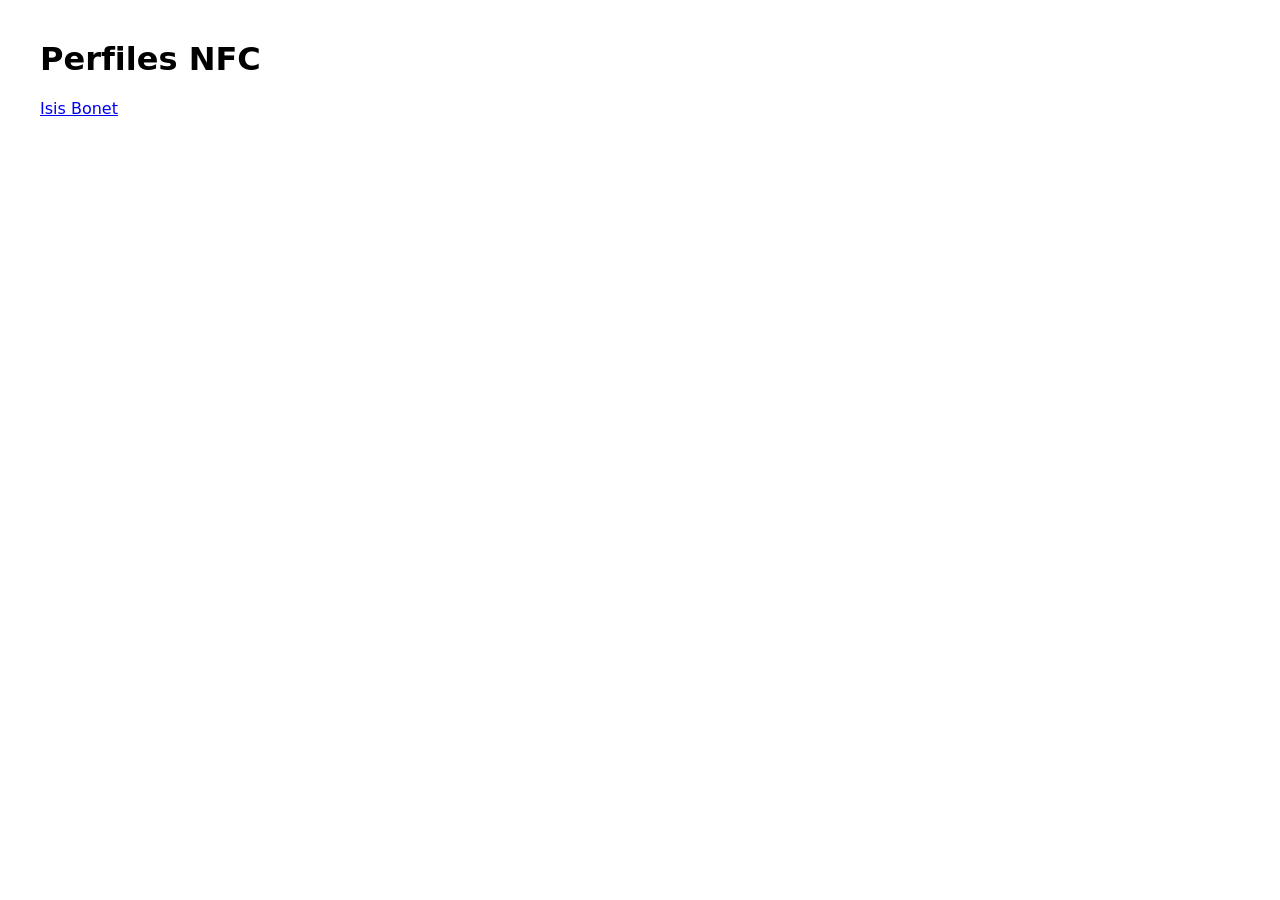
<file: index.html>
<!doctype html><html lang="es"><head><meta charset="utf-8"><meta name="viewport" content="width=device-width,initial-scale=1"><title>Perfiles NFC</title></head><body style="font-family:system-ui;margin:40px"><h1>Perfiles NFC</h1><p><a href="isis/">Isis Bonet</a></p></body></html>
</file>
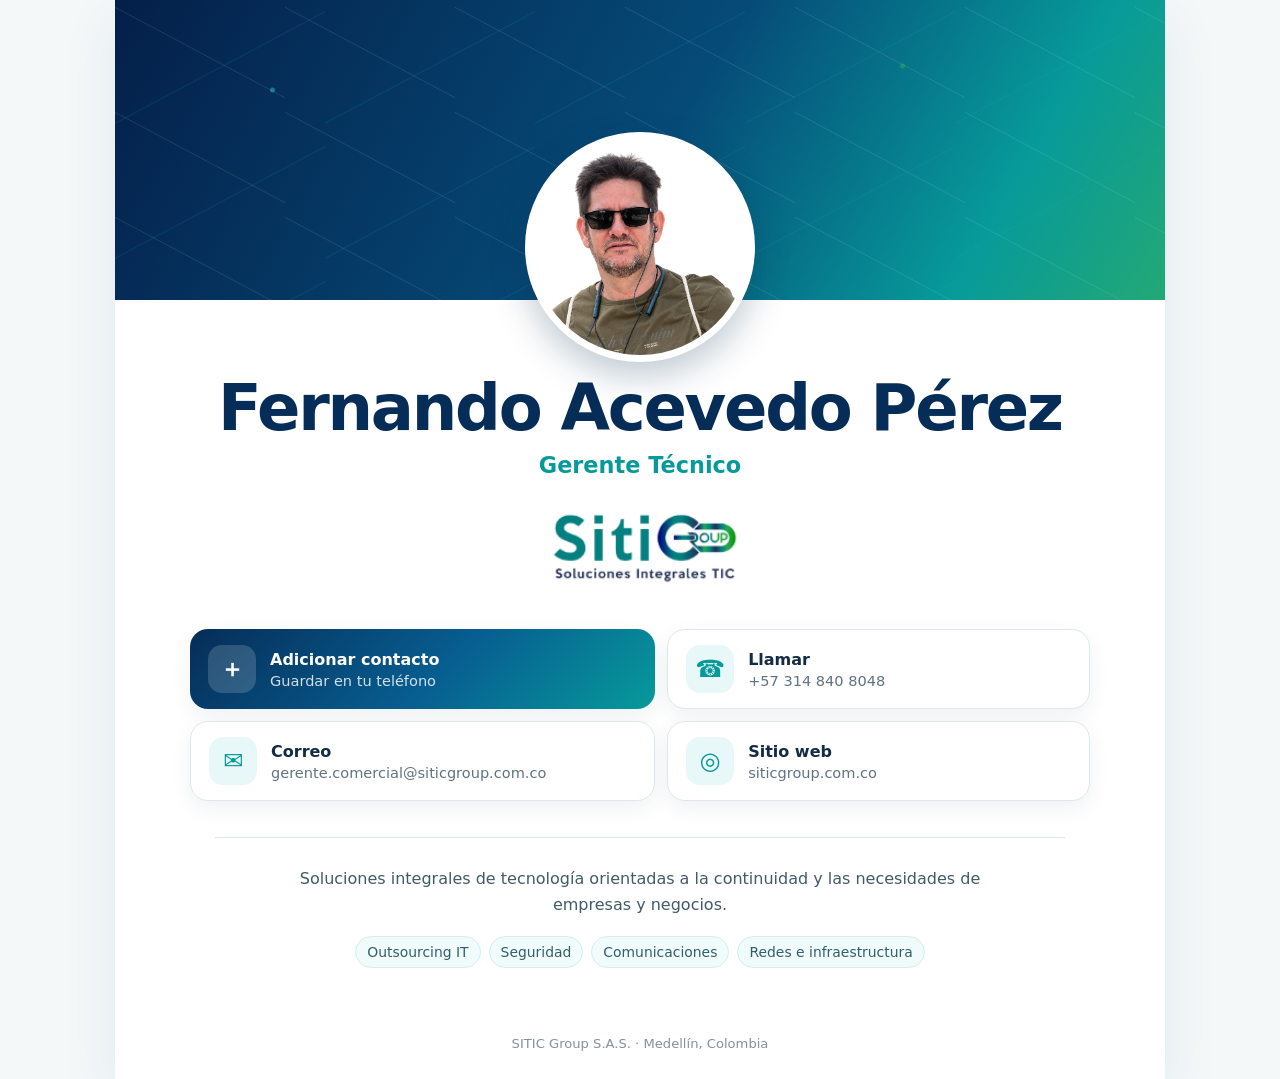
<file: fernando/index.html>
<!doctype html>
<html lang="es">
<head>
    <meta charset="utf-8">
    <meta name="viewport" content="width=device-width, initial-scale=1, viewport-fit=cover">
    <meta name="theme-color" content="#053b69">
    <meta name="description" content="Perfil de contacto de Fernando Acevedo Pérez, Gerente de SITIC Group.">
    <title>Fernando Acevedo Pérez | SITIC Group</title>
    <link rel="stylesheet" href="style.css">
</head>
<body>
<main class="page">

    <section class="hero">
        <div class="tech-lines" aria-hidden="true"></div>
        <div class="photo-wrap">
            <img src="fernando.png" alt="Fernando Acevedo Pérez" class="photo">
        </div>
    </section>

    <section class="content">
        <h1>Fernando Acevedo Pérez</h1>
        <p class="role">Gerente Técnico</p>

        <div class="company">
            <img src="sitic-logo.png" alt="SITIC Group - Soluciones Integrales TIC" class="company-logo">
        </div>

        <div class="actions">
            <a class="action primary" href="fernando-acevedo.vcf" download>
                <span class="icon">＋</span>
                <span>
                    <strong>Adicionar contacto</strong>
                    <small>Guardar en tu teléfono</small>
                </span>
            </a>

            <a class="action" href="tel:+573148408048">
                <span class="icon">☎</span>
                <span>
                    <strong>Llamar</strong>
                    <small>+57 314 840 8048</small>
                </span>
            </a>

            <a class="action" href="mailto:gerente.comercial@siticgroup.com.co">
                <span class="icon">✉</span>
                <span>
                    <strong>Correo</strong>
                    <small>gerente.comercial@siticgroup.com.co</small>
                </span>
            </a>

            <a class="action" href="https://siticgroup.com.co/" target="_blank" rel="noopener">
                <span class="icon">◎</span>
                <span>
                    <strong>Sitio web</strong>
                    <small>siticgroup.com.co</small>
                </span>
            </a>
        </div>

        <section class="about">
            <p>
                Soluciones integrales de tecnología orientadas a la continuidad
                y las necesidades de empresas y negocios.
            </p>
            <div class="areas">
                <span>Outsourcing IT</span>
                <span>Seguridad</span>
                <span>Comunicaciones</span>
                <span>Redes e infraestructura</span>
            </div>
        </section>
    </section>

    <footer>SITIC Group S.A.S. · Medellín, Colombia</footer>
</main>
</body>
</html>
</file>
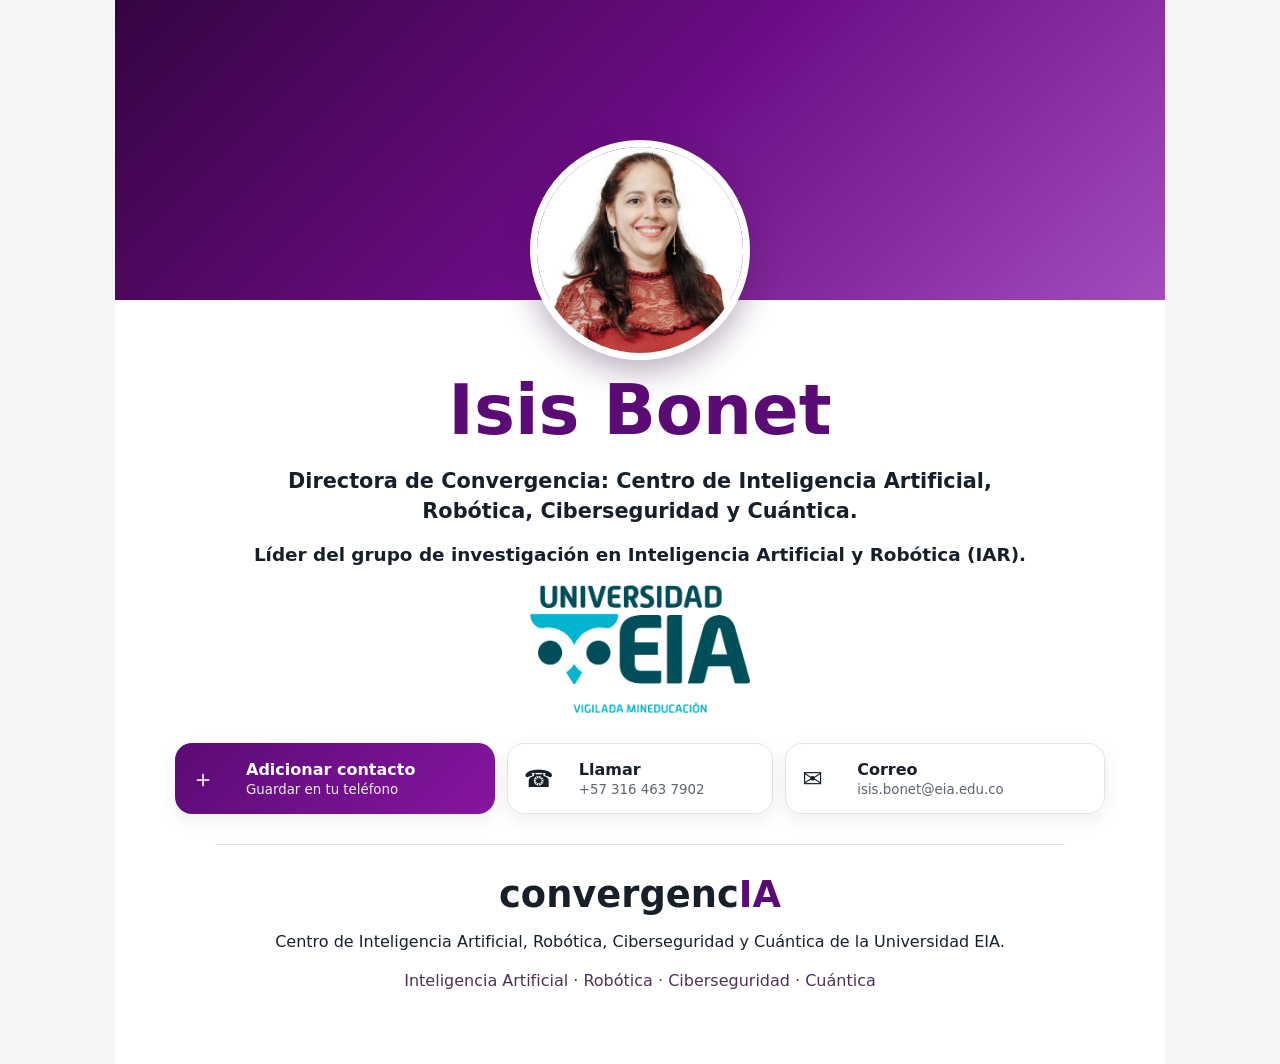
<file: isis/index.html>
<!doctype html>
<html lang="es">

<head>
    <meta charset="utf-8">
    <meta name="viewport" content="width=device-width,initial-scale=1">
    <meta name="theme-color" content="#5b0b75">
    <title>Isis Bonet | Universidad EIA</title>
    <link rel="stylesheet" href="style.css">
</head>

<body>
    <main class="page">
        <section class="hero"><img class="photo" src="isis-bonet.jpg" alt="Isis Bonet"></section>
        <section class="content">
            <h1>Isis Bonet</h1>
            <p class="role">Directora de Convergencia: Centro de Inteligencia Artificial, Robótica, Ciberseguridad y
                Cuántica.</p>
            <p class="research">Líder del grupo de investigación en Inteligencia Artificial y Robótica (IAR).</p>
            <div class="uni">
                <img src="eia-logo.png" alt="Universidad EIA" class="eia-logo">
            </div>
            <div class="actions"><a class="action primary" href="isis-bonet.vcf" download><span
                        class="icon">＋</span><span><strong>Adicionar contacto</strong><small>Guardar en tu
                            teléfono</small></span></a><a class="action" href="tel:+573164637902"><span
                        class="icon">☎</span><span><strong>Llamar</strong><small>+57 316 463 7902</small></span></a><a
                    class="action" href="mailto:isis.bonet@eia.edu.co"><span
                        class="icon">✉</span><span><strong>Correo</strong><small>isis.bonet@eia.edu.co</small></span></a>
            </div>
            <section class="brand">
                <h2>convergenc<span>IA</span></h2>
                <p>Centro de Inteligencia Artificial, Robótica, Ciberseguridad y Cuántica de la Universidad EIA.</p>
                <div class="areas">Inteligencia Artificial · Robótica · Ciberseguridad · Cuántica</div>
            </section>
        </section>
    </main>
</body>

</html>
</file>
<file: fernando/style.css>
* {
    box-sizing: border-box;
}

:root {
    --navy: #062d58;
    --blue: #075f91;
    --teal: #079a9a;
    --cyan: #16b8c7;
    --green: #3cb54a;
    --ink: #112c44;
    --muted: #607380;
    --line: #dce9ec;
    --page: #f4f8f9;
}

body {
    margin: 0;
    font-family: system-ui, -apple-system, "Segoe UI", Arial, sans-serif;
    color: var(--ink);
    background: var(--page);
}

.page {
    max-width: 1050px;
    min-height: 100vh;
    margin: auto;
    background: #fff;
    text-align: center;
    box-shadow: 0 18px 55px rgba(4, 48, 80, .08);
}

.hero {
    position: relative;
    height: 300px;
    margin-bottom: 75px;
    overflow: visible;
    background:
        radial-gradient(circle at 15% 30%, rgba(22,184,199,.55) 0 2px, transparent 3px),
        radial-gradient(circle at 75% 22%, rgba(60,181,74,.42) 0 2px, transparent 3px),
        linear-gradient(120deg, #041f49 0%, #064b78 52%, #079a9a 82%, #42b84d 120%);
}

.tech-lines {
    position: absolute;
    inset: 0;
    opacity: .28;
    background-image:
        linear-gradient(28deg, transparent 49.5%, rgba(255,255,255,.38) 50%, transparent 50.5%),
        linear-gradient(152deg, transparent 49.5%, rgba(22,184,199,.48) 50%, transparent 50.5%);
    background-size: 170px 105px, 210px 135px;
}

.photo-wrap {
    position: absolute;
    left: 50%;
    bottom: -62px;
    transform: translateX(-50%);
    width: 230px;
    height: 230px;
    overflow: hidden;
    border: 7px solid #fff;
    border-radius: 50%;
    background: #fff;
    box-shadow: 0 14px 35px rgba(2, 43, 75, .25);
}

.photo {
    width: 100%;
    height: 100%;
    object-fit: contain;
    object-position: center bottom;
    display: block;
}

.content {
    padding: 0 25px 40px;
}

h1 {
    margin: 0;
    color: var(--navy);
    font-size: clamp(2.45rem, 6vw, 4rem);
    line-height: 1.05;
    letter-spacing: -.035em;
}

.role {
    margin: 10px 0 16px;
    color: var(--teal);
    font-size: 1.4rem;
    font-weight: 750;
}

.company {
    display: flex;
    justify-content: center;
    align-items: center;
    margin: 10px auto 22px;
}

.company-logo {
    width: 230px;
    max-width: 65vw;
    height: auto;
    display: block;
}

.actions {
    display: grid;
    grid-template-columns: 1.1fr 1fr;
    gap: 12px;
    max-width: 900px;
    margin: 30px auto 36px;
}

.action {
    display: flex;
    align-items: center;
    gap: 14px;
    min-height: 78px;
    padding: 15px 18px;
    text-align: left;
    text-decoration: none;
    color: inherit;
    background: #fff;
    border: 1px solid var(--line);
    border-radius: 18px;
    box-shadow: 0 7px 20px rgba(4, 54, 78, .07);
    transition: transform .15s ease, box-shadow .15s ease;
}

.action:hover {
    transform: translateY(-2px);
    box-shadow: 0 10px 25px rgba(4, 54, 78, .12);
}

.action.primary {
    color: #fff;
    border: 0;
    background: linear-gradient(135deg, var(--navy), var(--blue) 55%, var(--teal));
}

.icon {
    display: grid;
    place-items: center;
    width: 48px;
    min-width: 48px;
    height: 48px;
    border-radius: 14px;
    color: var(--teal);
    background: #e8f8f8;
    font-size: 1.5rem;
    font-weight: 800;
}

.primary .icon {
    color: #fff;
    background: rgba(255,255,255,.16);
}

.action strong,
.action small {
    display: block;
}

.action strong {
    font-size: 1rem;
}

.action small {
    margin-top: 3px;
    color: var(--muted);
    font-size: .91rem;
    word-break: break-word;
}

.primary small {
    color: rgba(255,255,255,.82);
}

.about {
    max-width: 850px;
    margin: 0 auto;
    padding: 28px 22px;
    border-top: 1px solid var(--line);
}

.about p {
    max-width: 720px;
    margin: 0 auto;
    color: #405b68;
    line-height: 1.6;
}

.areas {
    display: flex;
    flex-wrap: wrap;
    justify-content: center;
    gap: 8px;
    margin-top: 18px;
}

.areas span {
    padding: 7px 11px;
    border: 1px solid #d4eeee;
    border-radius: 999px;
    color: #315f68;
    background: #f0fbfb;
    font-size: .87rem;
}

footer {
    padding: 0 20px 28px;
    color: #82929a;
    font-size: .82rem;
}

@media (max-width: 700px) {
    .hero {
        height: 230px;
        margin-bottom: 57px;
    }

    .photo-wrap {
        width: 175px;
        height: 175px;
        bottom: -47px;
    }

    .content {
        padding: 0 14px 30px;
    }

    h1 {
        font-size: 2.45rem;
    }

    .role {
        font-size: 1.15rem;
        margin-bottom: 12px;
    }

    .company-logo {
        width: 190px;
    }

    .actions {
        grid-template-columns: 1fr;
        gap: 10px;
        margin-top: 24px;
    }

    .action {
        min-height: 70px;
        border-radius: 15px;
    }
}
</file>
<file: isis/style.css>
* {
    box-sizing: border-box;
}

body {
    margin: 0;
    font-family: system-ui, -apple-system, "Segoe UI", Arial, sans-serif;
    color: #17202a;
    background: #f6f4f7;
}

.page {
    max-width: 1050px;
    margin: auto;
    min-height: 100vh;
    background: white;
    text-align: center;
}

.hero {
    height: 300px;
    position: relative;
    background: linear-gradient(135deg, #350442, #6b0c84 50%, #a34cbc);
    margin-bottom: 70px;
}

.photo {
    position: absolute;
    width: 220px;
    height: 220px;
    object-fit: cover;
    object-position: center 30%;
    border-radius: 50%;
    border: 7px solid white;
    left: 50%;
    bottom: -60px;
    transform: translateX(-50%);
    box-shadow: 0 12px 30px #3a174555;
}

.content {
    padding: 0 25px 40px;
}

h1 {
    font-size: clamp(2.6rem, 7vw, 4.3rem);
    color: #5b0b75;
    margin: 0;
}

.role,
.research {
    max-width: 800px;
    margin: 16px auto;
    font-weight: 650;
    line-height: 1.45;
}

.role {
    font-size: 1.3rem;
}

.research {
    font-size: 1.15rem;
}

.uni {
    margin: 14px auto 20px;
    display: flex;
    align-items: center;
    justify-content: center;
}

.uni .eia-logo {
    width: 220px;
    max-width: 220px;
    height: auto;
    display: block;
}

.actions {
    display: grid;
    grid-template-columns: 1.2fr 1fr 1.2fr;
    gap: 12px;
    max-width: 930px;
    margin: 30px auto;
}

.action {
    display: flex;
    align-items: center;
    text-align: left;
    gap: 13px;
    padding: 16px;
    border: 1px solid #e8e1eb;
    border-radius: 17px;
    text-decoration: none;
    color: inherit;
    box-shadow: 0 6px 18px #32173712;
}

.primary {
    background: linear-gradient(135deg, #5b0b75, #8615a0);
    color: white;
    border: 0;
}

.icon {
    font-size: 1.5rem;
    width: 42px;
}

.action strong,
.action small {
    display: block;
}

.action small {
    margin-top: 3px;
    color: #5c6570;
}

.primary small {
    color: #eee;
}

.brand {
    border-top: 1px solid #e8e1eb;
    max-width: 850px;
    margin: 30px auto 0;
    padding: 28px;
}

.brand h2 {
    font-size: 2.3rem;
    margin: 0;
}

.brand h2 span {
    color: #5b0b75;
}

.areas {
    line-height: 1.8;
    color: #4d3158;
}

@media (max-width: 700px) {
    .hero {
        height: 230px;
        margin-bottom: 55px;
    }

    .photo {
        width: 170px;
        height: 170px;
        bottom: -45px;
    }

    .content {
        padding: 0 14px 30px;
    }

    .role {
        font-size: 1rem;
    }

    .research {
        font-size: .96rem;
    }

    .uni {
        margin: 14px auto 20px;
    }

    .uni .eia-logo {
        width: 170px;
        max-width: 170px;
    }

    .actions {
        grid-template-columns: 1fr;
    }

    .action {
        min-height: 70px;
    }
}
</file>
